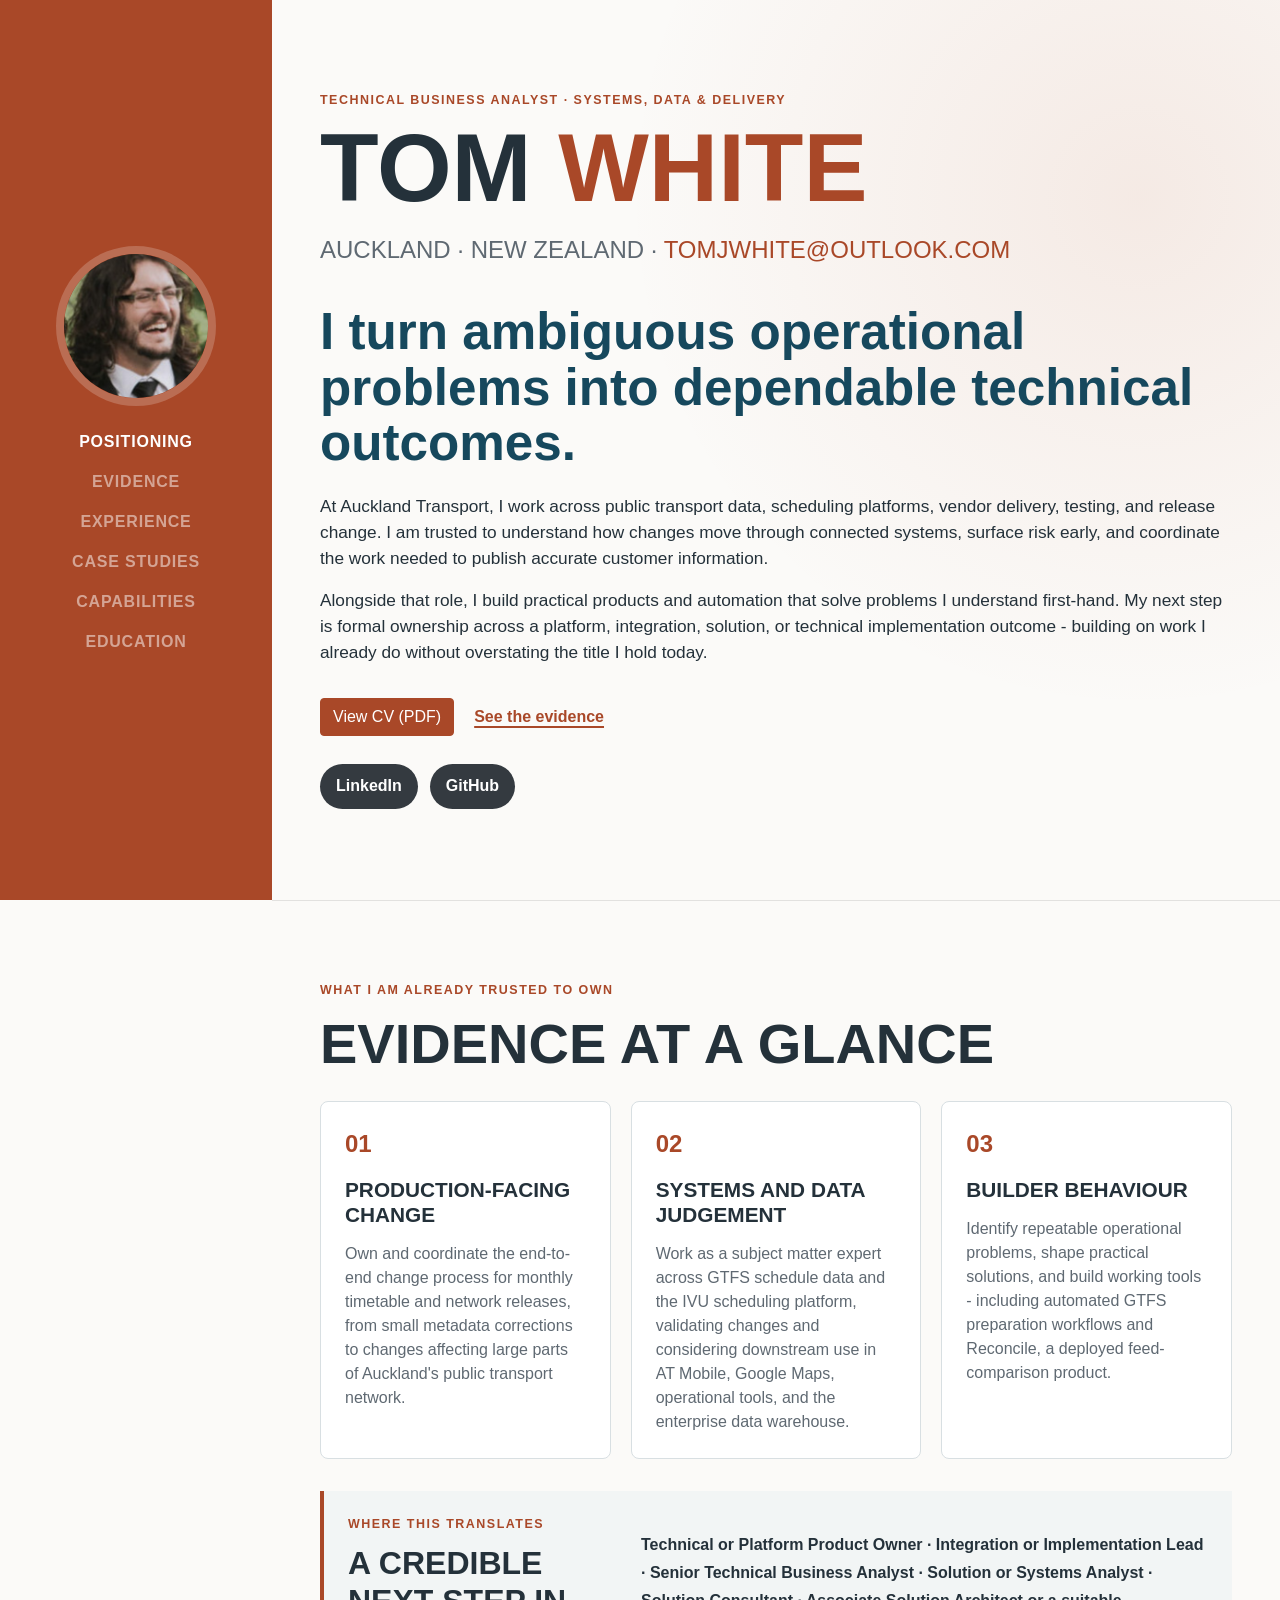
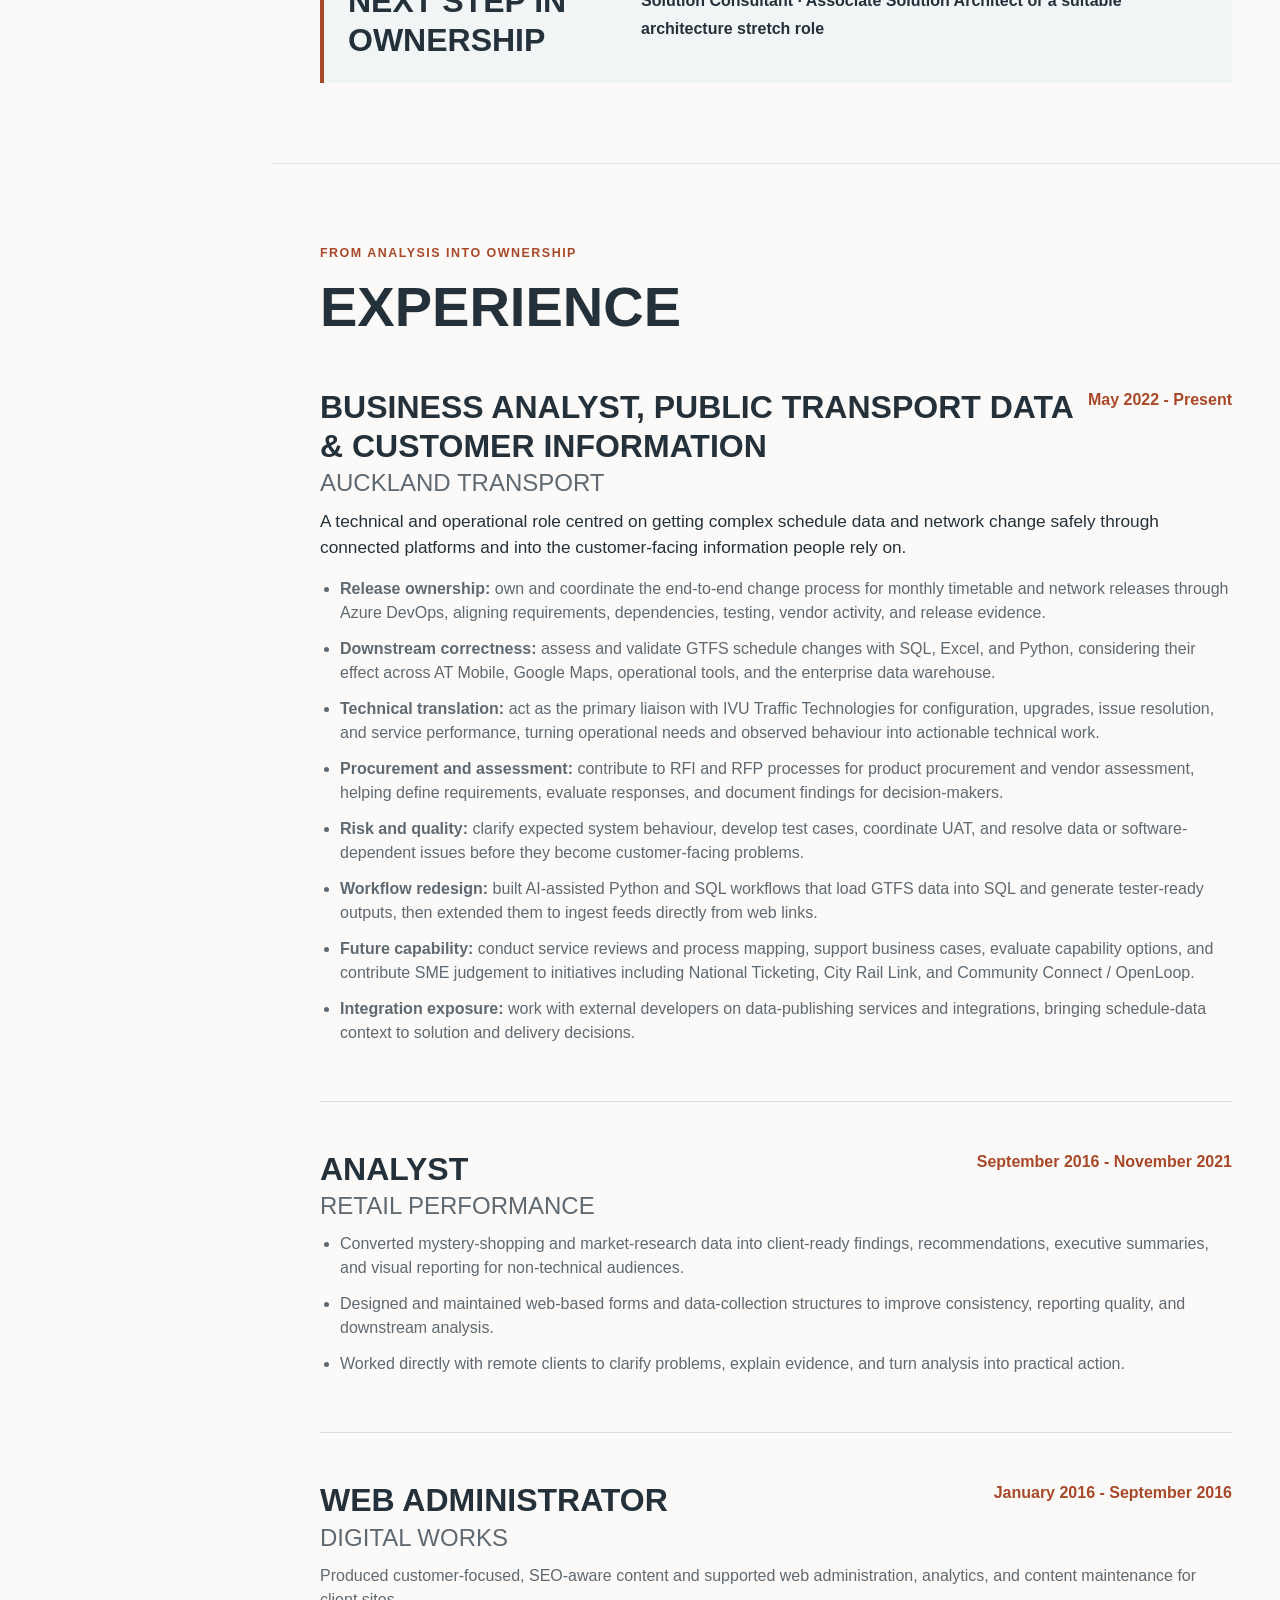
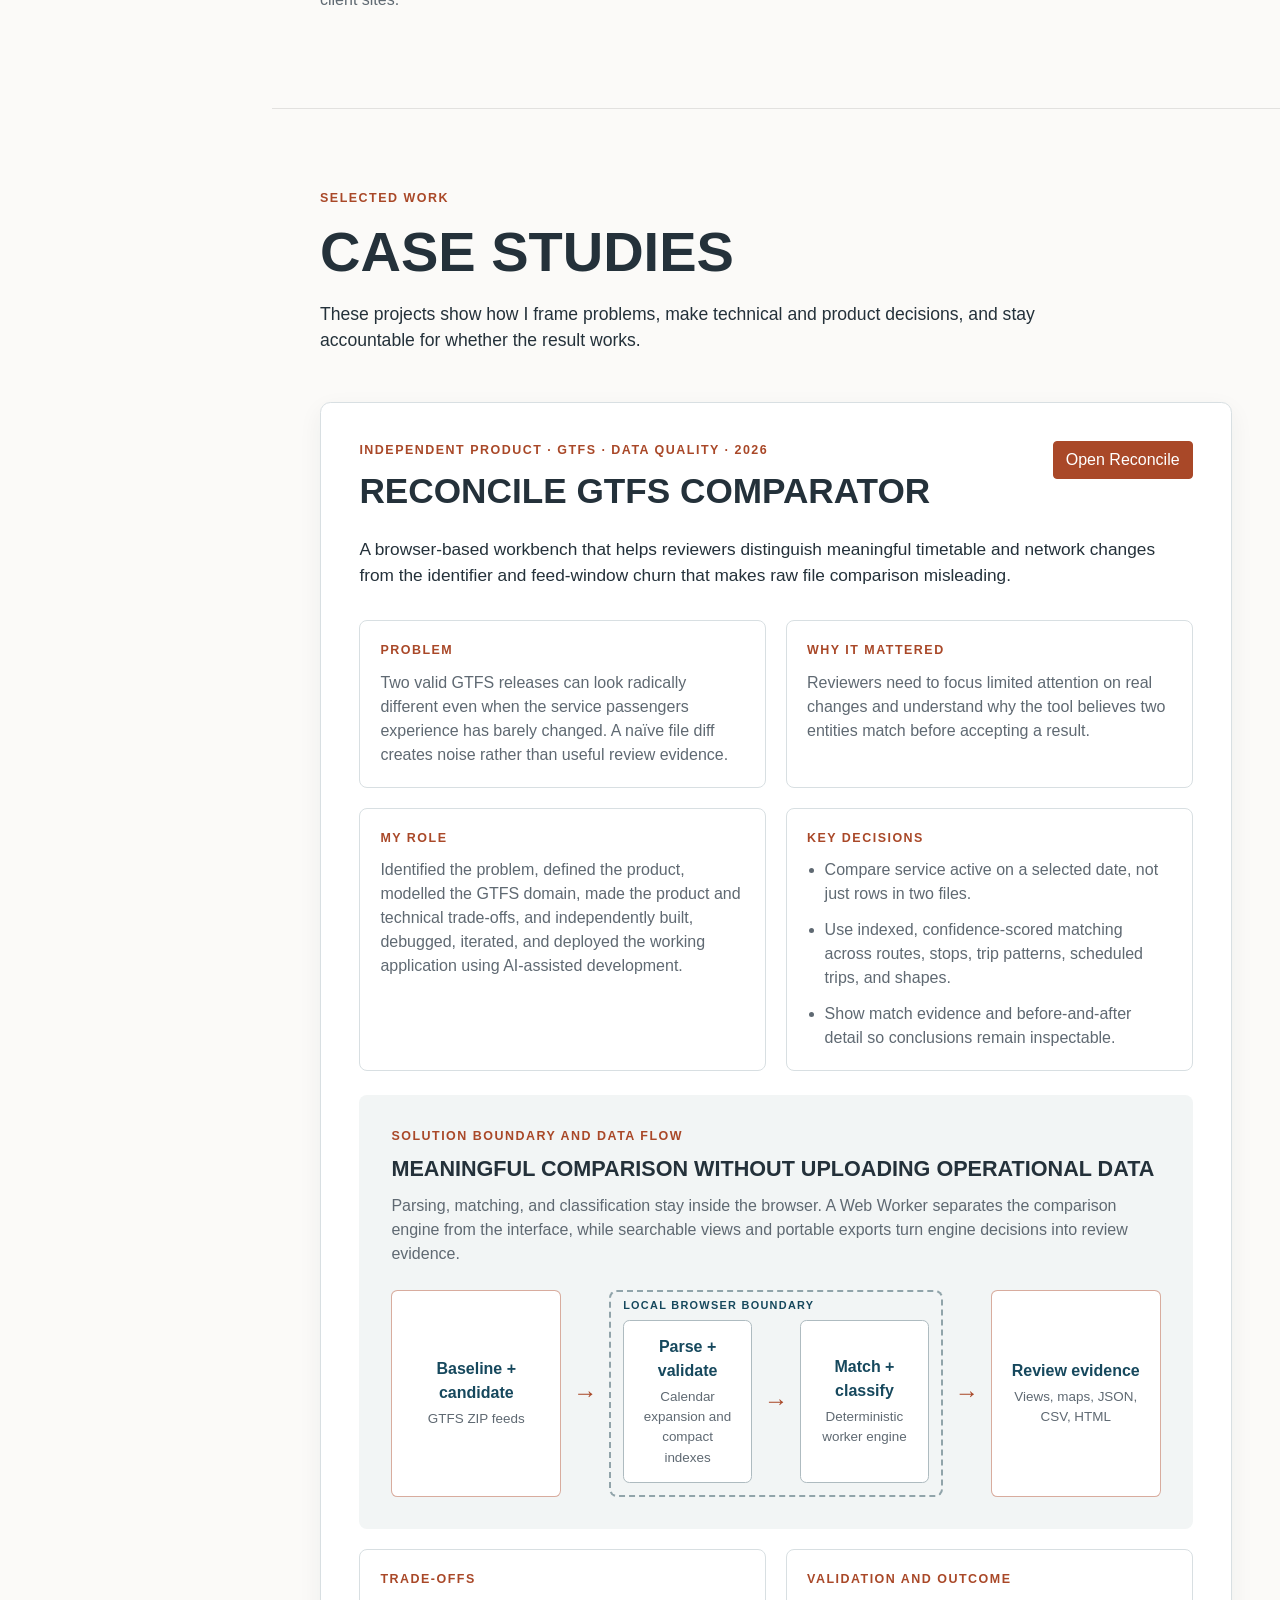
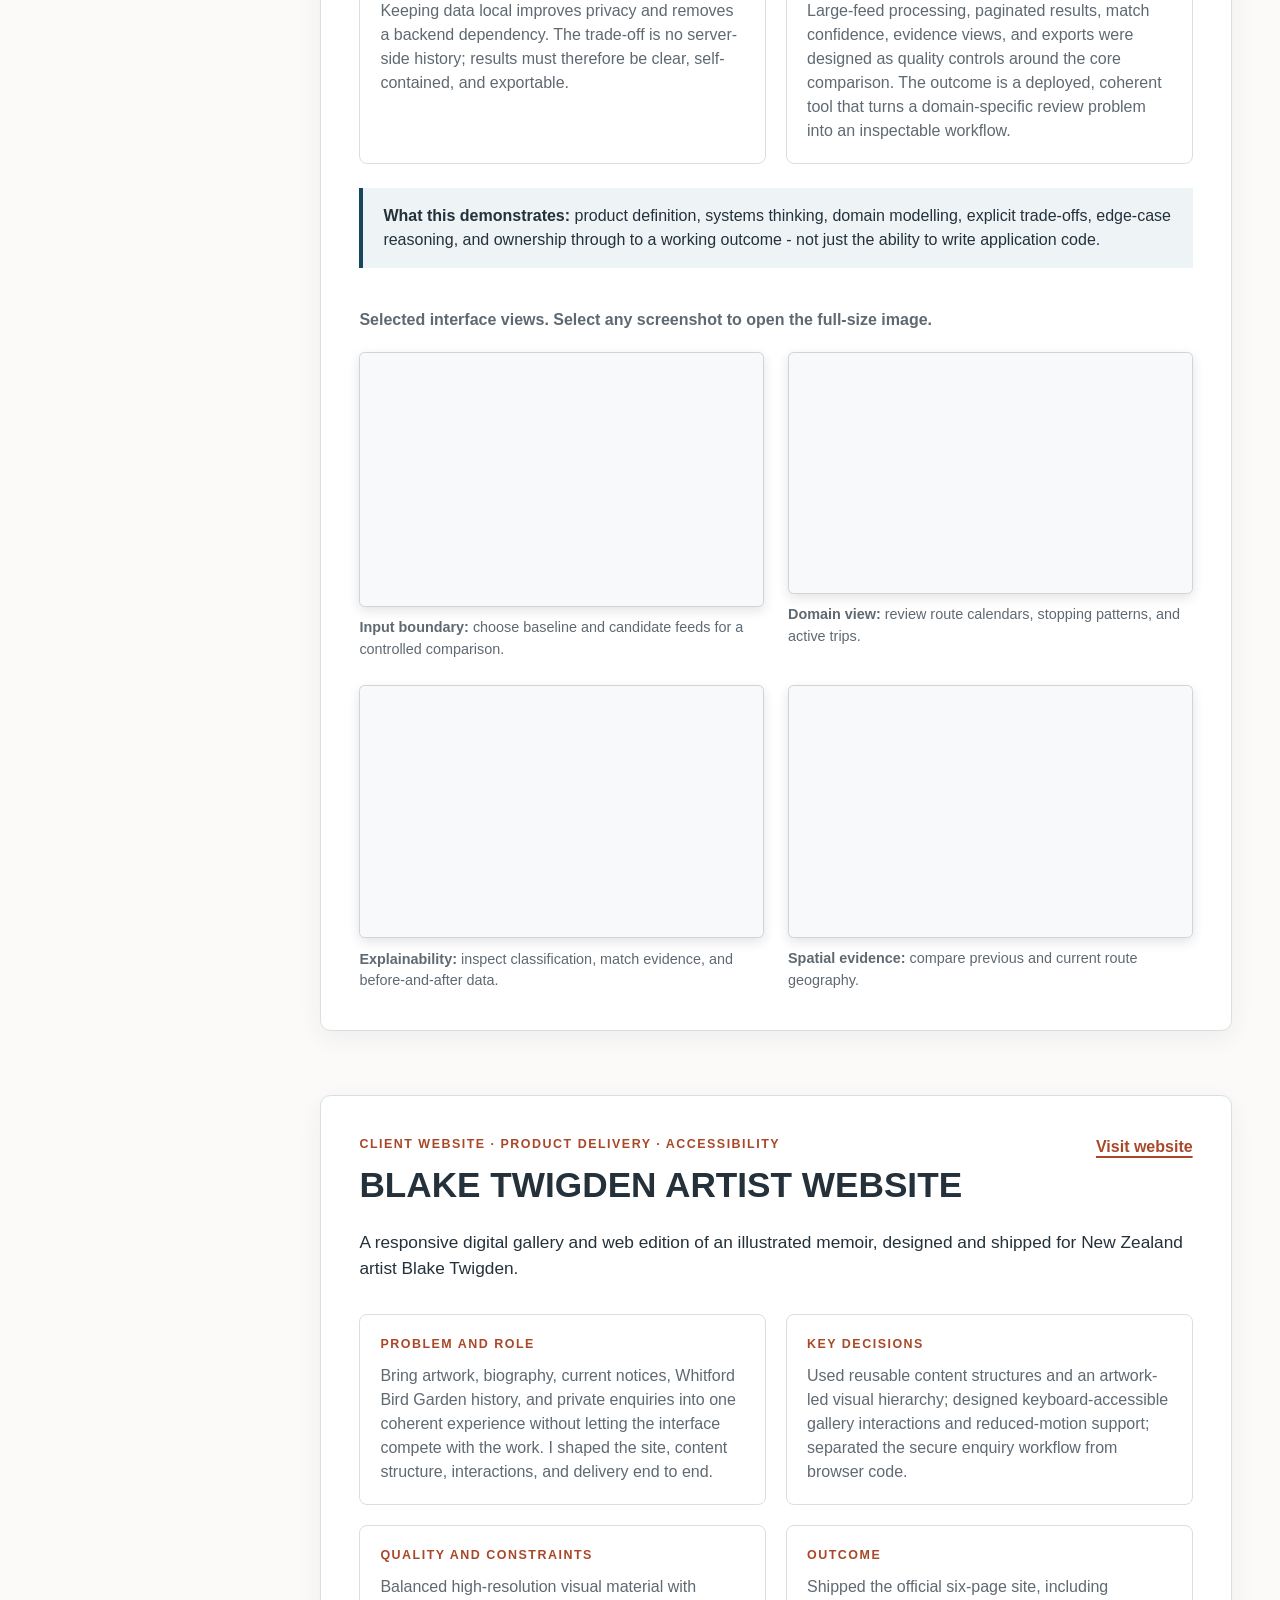
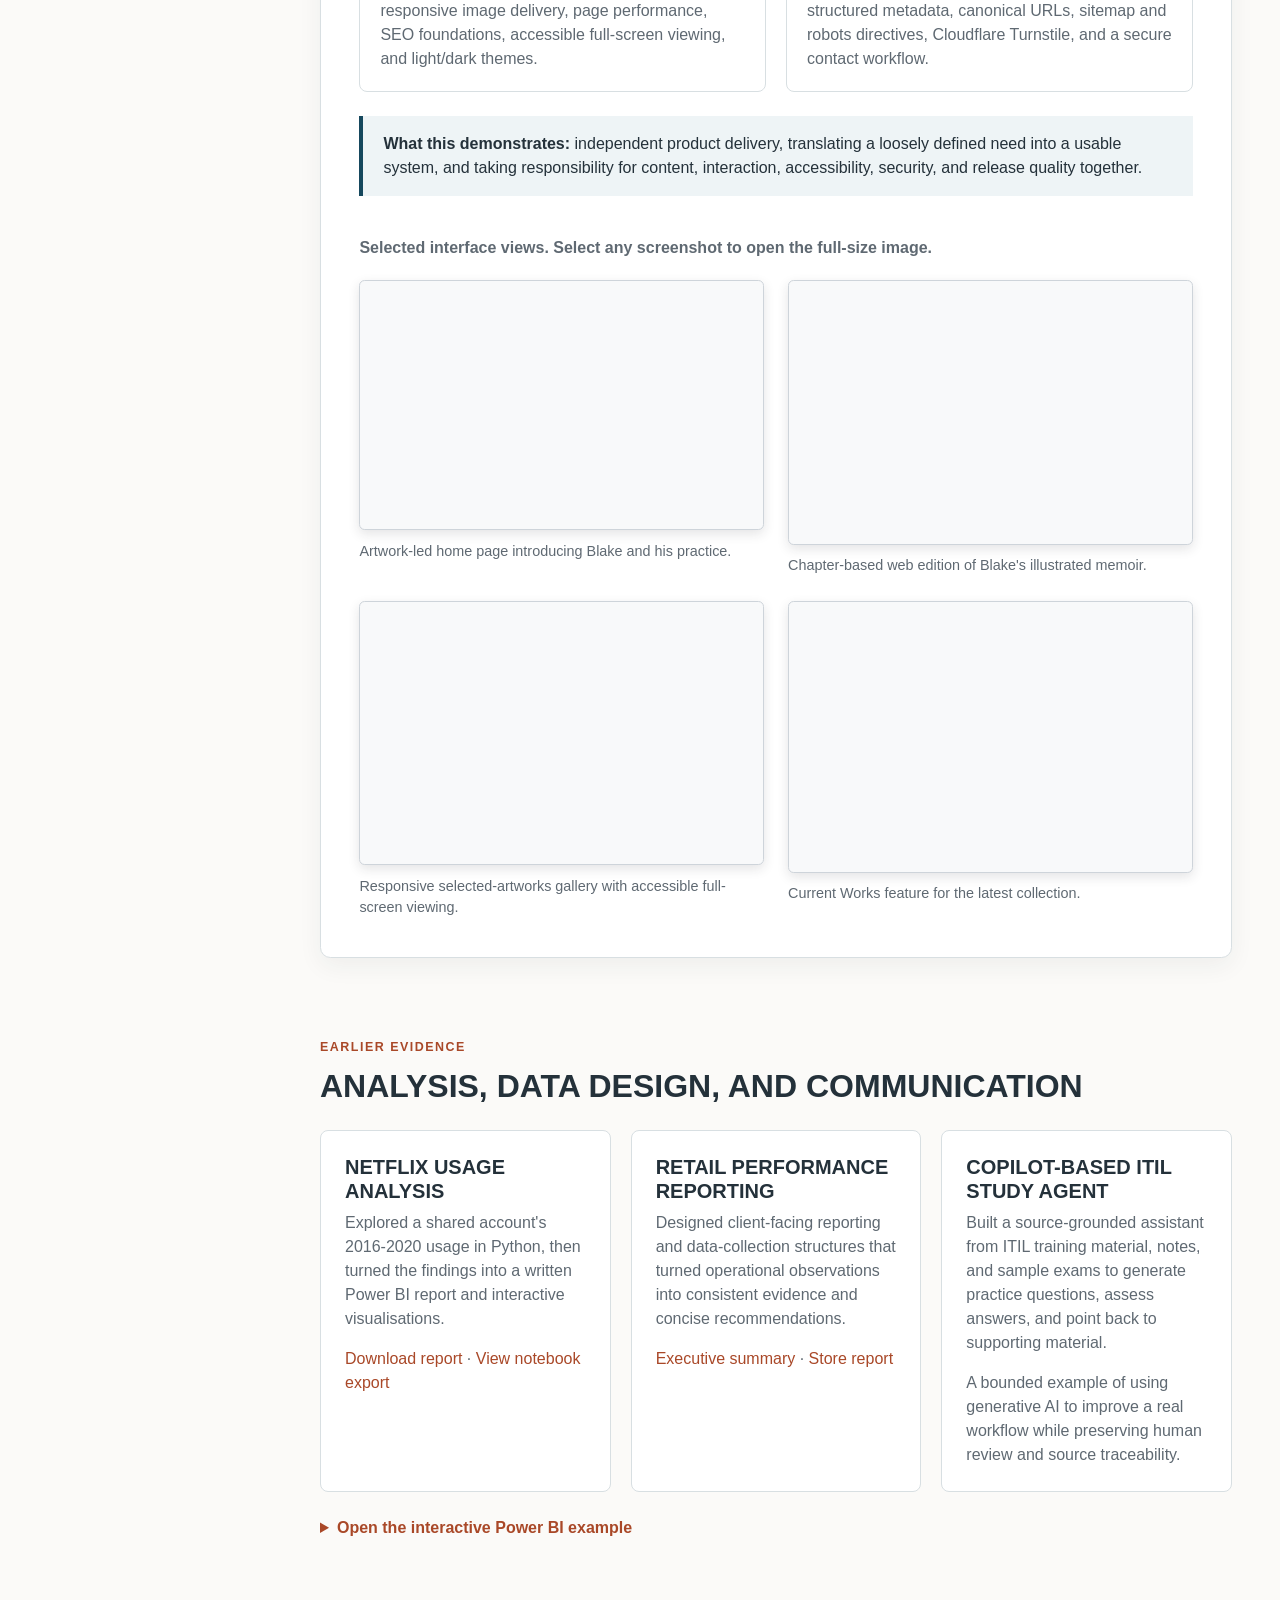
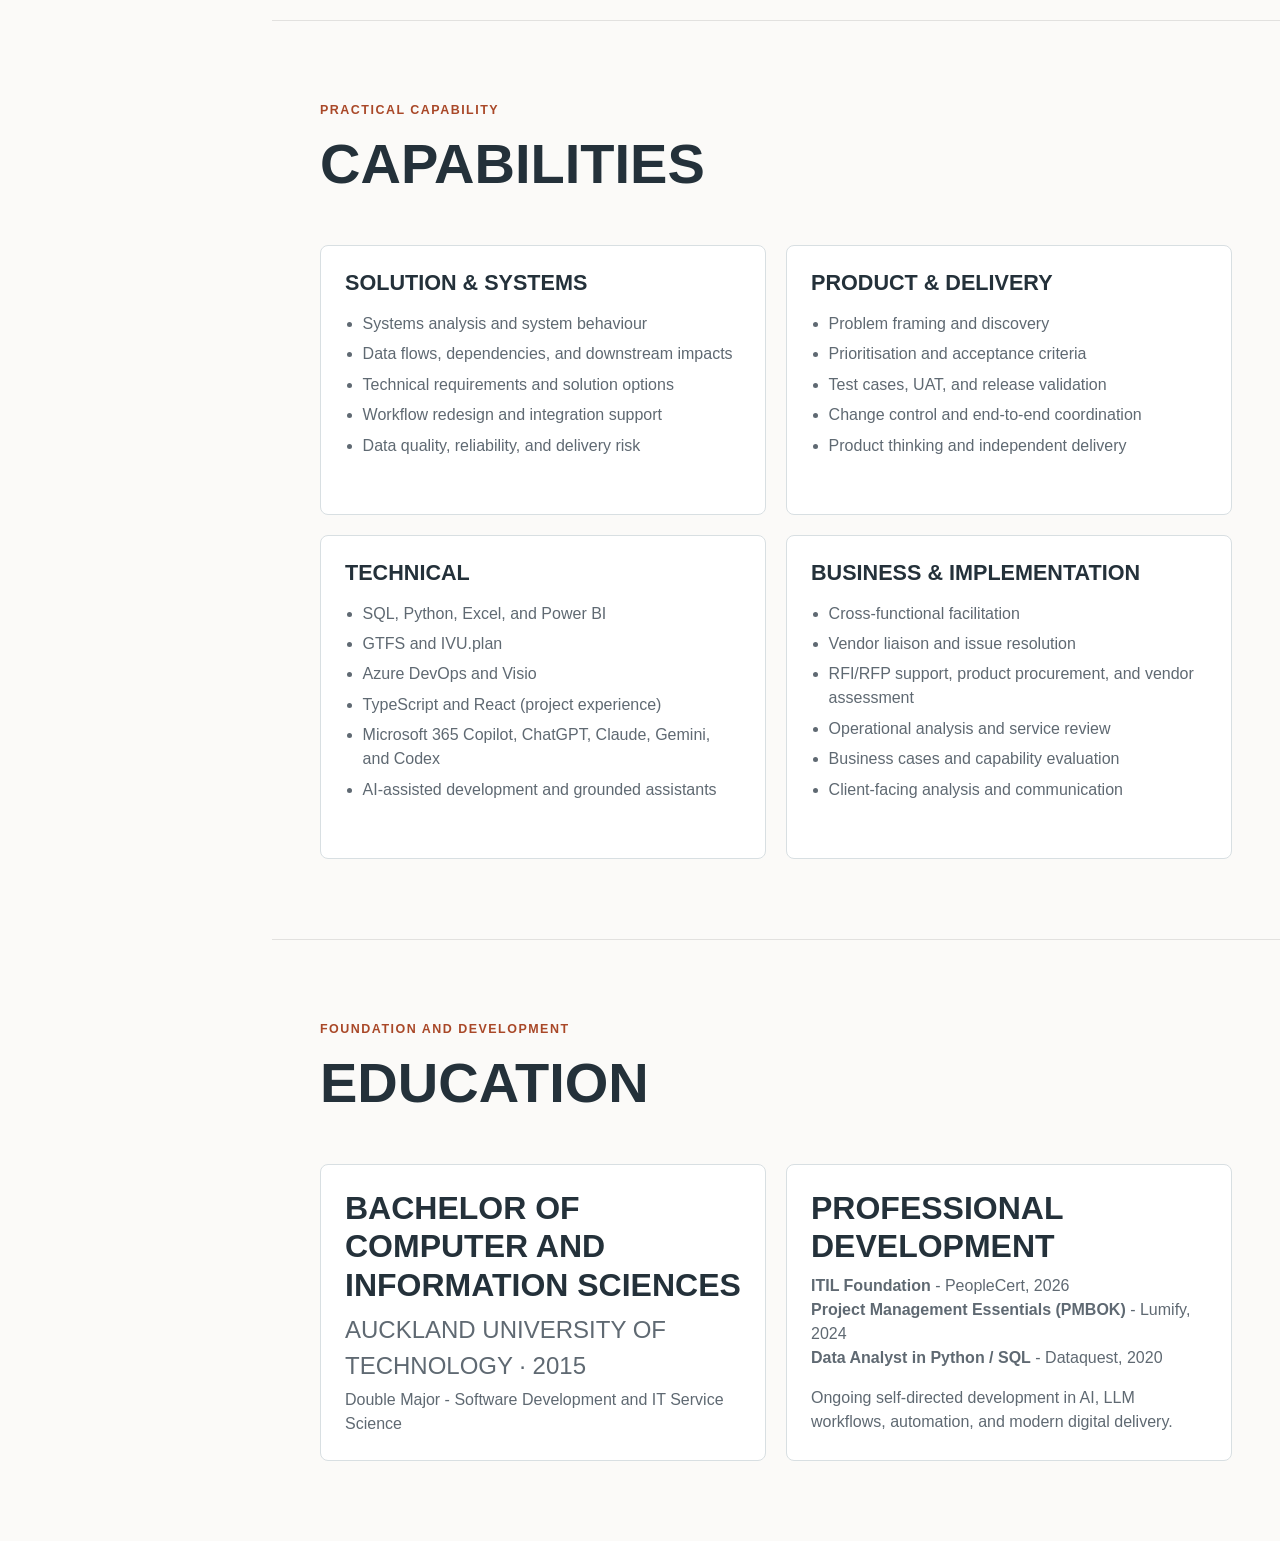
<file: index.html>
<!DOCTYPE html>
<html lang="en">
    <head>
        <meta charset="utf-8" />
        <meta name="viewport" content="width=device-width, initial-scale=1, shrink-to-fit=no" />
        <meta name="description" content="Portfolio of Tom White, an Auckland-based Technical Business Analyst who turns operational problems into dependable outcomes across systems, data, releases, and delivery." />
        <meta name="author" content="Tom White" />
        <meta name="referrer" content="strict-origin-when-cross-origin" />
        <meta http-equiv="Content-Security-Policy" content="default-src 'self'; script-src 'self' https://*.googletagmanager.com 'sha256-3C2fV8NrQqTGbrJhJCG9v2XAvxJbbBXzQOd8ffB37to='; style-src 'self' https://fonts.googleapis.com; font-src https://fonts.gstatic.com; img-src 'self' data: https://*.google-analytics.com https://*.googletagmanager.com; connect-src 'self' https://*.google-analytics.com https://*.analytics.google.com https://*.googletagmanager.com; frame-src https://app.powerbi.com; base-uri 'self'; form-action 'self'; upgrade-insecure-requests" />
        <!-- Google tag (gtag.js) -->
        <script async src="https://www.googletagmanager.com/gtag/js?id=G-73MPK6YJRW"></script>
        <script>
          window.dataLayer = window.dataLayer || [];
          function gtag(){dataLayer.push(arguments);}
          gtag('js', new Date());

          gtag('config', 'G-73MPK6YJRW');
        </script>
        <meta property="og:type" content="website" />
        <meta property="og:title" content="Tom White | Technical Business Analyst" />
        <meta property="og:description" content="Systems thinking, technical judgement, and delivery ownership across public transport data, release change, automation, and independently built products." />
        <meta property="og:url" content="https://tomjwhite.github.io/" />
        <meta property="og:image" content="https://tomjwhite.github.io/assets/img/og.png" />
        <meta property="og:image:width" content="1731" />
        <meta property="og:image:height" content="909" />
        <meta property="og:image:alt" content="Tom White, Technical Business Analyst - systems, data, solution delivery, and product-building work." />
        <meta name="twitter:card" content="summary_large_image" />
        <meta name="twitter:image:alt" content="Tom White, Technical Business Analyst - systems, data, solution delivery, and product-building work." />
        <link rel="canonical" href="https://tomjwhite.github.io/" />
        <title>Tom White | Technical Business Analyst</title>
        <link rel="icon" type="image/x-icon" href="assets/img/favicon.ico" />
        <link rel="preconnect" href="https://fonts.googleapis.com" />
        <link rel="preconnect" href="https://fonts.gstatic.com" crossorigin />
        <link href="https://fonts.googleapis.com/css?family=Saira+Extra+Condensed:500,700" rel="stylesheet" type="text/css" />
        <link href="https://fonts.googleapis.com/css?family=Muli:400,400i,800,800i" rel="stylesheet" type="text/css" />
        <link href="css/styles.css" rel="stylesheet" />
    </head>
    <body id="page-top">
        <nav class="navbar navbar-expand-lg navbar-dark bg-primary fixed-top" id="sideNav">
            <a class="navbar-brand js-scroll-trigger" href="#page-top" aria-label="Go to the top of the page">
                <span class="d-block d-lg-none">Tom White</span>
                <span class="d-none d-lg-block"><img class="img-fluid img-profile rounded-circle mx-auto mb-2" src="assets/img/profile.png" width="312" height="370" alt="Portrait of Tom White" /></span>
            </a>
            <button class="navbar-toggler" type="button" aria-controls="navbarSupportedContent" aria-expanded="false" aria-label="Toggle navigation"><span class="navbar-toggler-icon"></span></button>
            <div class="collapse navbar-collapse" id="navbarSupportedContent">
                <ul class="navbar-nav">
                    <li class="nav-item"><a class="nav-link js-scroll-trigger" href="#about">Positioning</a></li>
                    <li class="nav-item"><a class="nav-link js-scroll-trigger" href="#evidence">Evidence</a></li>
                    <li class="nav-item"><a class="nav-link js-scroll-trigger" href="#experience">Experience</a></li>
                    <li class="nav-item"><a class="nav-link js-scroll-trigger" href="#portfolio">Case studies</a></li>
                    <li class="nav-item"><a class="nav-link js-scroll-trigger" href="#skills">Capabilities</a></li>
                    <li class="nav-item"><a class="nav-link js-scroll-trigger" href="#education">Education</a></li>
                </ul>
            </div>
        </nav>
        <main class="container-fluid p-0">
            <section class="resume-section hero-section" id="about">
                <div class="resume-section-content">
                    <p class="eyebrow">Technical Business Analyst · Systems, data &amp; delivery</p>
                    <h1 class="mb-0">
                        Tom
                        <span class="text-primary">White</span>
                    </h1>
                    <div class="subheading hero-contact">
                        Auckland · New Zealand ·
                        <a href="mailto:tomjwhite@outlook.com">tomjwhite@outlook.com</a>
                    </div>
                    <p class="hero-statement">I turn ambiguous operational problems into dependable technical outcomes.</p>
                    <div class="hero-summary">
                        <p>At Auckland Transport, I work across public transport data, scheduling platforms, vendor delivery, testing, and release change. I am trusted to understand how changes move through connected systems, surface risk early, and coordinate the work needed to publish accurate customer information.</p>
                        <p>Alongside that role, I build practical products and automation that solve problems I understand first-hand. My next step is formal ownership across a platform, integration, solution, or technical implementation outcome - building on work I already do without overstating the title I hold today.</p>
                    </div>
                    <div class="hero-actions">
                        <a class="btn btn-danger" role="button" href="assets/Tom_White_C.V.pdf">View CV (PDF)</a>
                        <a class="text-link" href="#portfolio">See the evidence</a>
                    </div>
                    <div class="social-icons">
                        <a class="social-link" href="https://www.linkedin.com/in/thomasjacksonwhite/">LinkedIn</a>
                        <a class="social-link" href="https://github.com/TomJWhite">GitHub</a>
                    </div>
                </div>
            </section>
            <hr class="m-0" />
            <section class="resume-section" id="evidence">
                <div class="resume-section-content">
                    <p class="section-kicker">What I am already trusted to own</p>
                    <h2 class="mb-4">Evidence at a glance</h2>
                    <div class="evidence-grid">
                        <article class="evidence-card">
                            <p class="evidence-number">01</p>
                            <h3>Production-facing change</h3>
                            <p>Own and coordinate the end-to-end change process for monthly timetable and network releases, from small metadata corrections to changes affecting large parts of Auckland's public transport network.</p>
                        </article>
                        <article class="evidence-card">
                            <p class="evidence-number">02</p>
                            <h3>Systems and data judgement</h3>
                            <p>Work as a subject matter expert across GTFS schedule data and the IVU scheduling platform, validating changes and considering downstream use in AT Mobile, Google Maps, operational tools, and the enterprise data warehouse.</p>
                        </article>
                        <article class="evidence-card">
                            <p class="evidence-number">03</p>
                            <h3>Builder behaviour</h3>
                            <p>Identify repeatable operational problems, shape practical solutions, and build working tools - including automated GTFS preparation workflows and Reconcile, a deployed feed-comparison product.</p>
                        </article>
                    </div>
                    <aside class="role-fit" aria-labelledby="role-fit-title">
                        <div>
                            <p class="section-kicker">Where this translates</p>
                            <h3 id="role-fit-title">A credible next step in ownership</h3>
                        </div>
                        <p>Technical or Platform Product Owner · Integration or Implementation Lead · Senior Technical Business Analyst · Solution or Systems Analyst · Solution Consultant · Associate Solution Architect or a suitable architecture stretch role</p>
                    </aside>
                </div>
            </section>
            <hr class="m-0" />
            <section class="resume-section" id="experience">
                <div class="resume-section-content">
                    <p class="section-kicker">From analysis into ownership</p>
                    <h2 class="mb-5">Experience</h2>
                    <article class="experience-item">
                        <div class="experience-heading">
                            <div>
                                <h3 class="mb-0">Business Analyst, Public Transport Data &amp; Customer Information</h3>
                                <div class="subheading mb-2">Auckland Transport</div>
                            </div>
                            <span class="text-primary experience-date">May 2022 - Present</span>
                        </div>
                        <p class="experience-summary">A technical and operational role centred on getting complex schedule data and network change safely through connected platforms and into the customer-facing information people rely on.</p>
                        <ul class="experience-highlights">
                            <li><strong>Release ownership:</strong> own and coordinate the end-to-end change process for monthly timetable and network releases through Azure DevOps, aligning requirements, dependencies, testing, vendor activity, and release evidence.</li>
                            <li><strong>Downstream correctness:</strong> assess and validate GTFS schedule changes with SQL, Excel, and Python, considering their effect across AT Mobile, Google Maps, operational tools, and the enterprise data warehouse.</li>
                            <li><strong>Technical translation:</strong> act as the primary liaison with IVU Traffic Technologies for configuration, upgrades, issue resolution, and service performance, turning operational needs and observed behaviour into actionable technical work.</li>
                            <li><strong>Procurement and assessment:</strong> contribute to RFI and RFP processes for product procurement and vendor assessment, helping define requirements, evaluate responses, and document findings for decision-makers.</li>
                            <li><strong>Risk and quality:</strong> clarify expected system behaviour, develop test cases, coordinate UAT, and resolve data or software-dependent issues before they become customer-facing problems.</li>
                            <li><strong>Workflow redesign:</strong> built AI-assisted Python and SQL workflows that load GTFS data into SQL and generate tester-ready outputs, then extended them to ingest feeds directly from web links.</li>
                            <li><strong>Future capability:</strong> conduct service reviews and process mapping, support business cases, evaluate capability options, and contribute SME judgement to initiatives including National Ticketing, City Rail Link, and Community Connect / OpenLoop.</li>
                            <li><strong>Integration exposure:</strong> work with external developers on data-publishing services and integrations, bringing schedule-data context to solution and delivery decisions.</li>
                        </ul>
                    </article>
                    <article class="experience-item">
                        <div class="experience-heading">
                            <div>
                                <h3 class="mb-0">Analyst</h3>
                                <div class="subheading mb-2">Retail Performance</div>
                            </div>
                            <span class="text-primary experience-date">September 2016 - November 2021</span>
                        </div>
                        <ul class="experience-highlights">
                            <li>Converted mystery-shopping and market-research data into client-ready findings, recommendations, executive summaries, and visual reporting for non-technical audiences.</li>
                            <li>Designed and maintained web-based forms and data-collection structures to improve consistency, reporting quality, and downstream analysis.</li>
                            <li>Worked directly with remote clients to clarify problems, explain evidence, and turn analysis into practical action.</li>
                        </ul>
                    </article>
                    <article class="experience-item experience-item-compact">
                        <div class="experience-heading">
                            <div>
                                <h3 class="mb-0">Web Administrator</h3>
                                <div class="subheading mb-2">Digital Works</div>
                            </div>
                            <span class="text-primary experience-date">January 2016 - September 2016</span>
                        </div>
                        <p>Produced customer-focused, SEO-aware content and supported web administration, analytics, and content maintenance for client sites.</p>
                    </article>
                </div>
            </section>
            <hr class="m-0" />
            <section class="resume-section" id="portfolio">
                <div class="resume-section-content">
                    <p class="section-kicker">Selected work</p>
                    <h2 class="mb-3">Case studies</h2>
                    <p class="section-intro">These projects show how I frame problems, make technical and product decisions, and stay accountable for whether the result works.</p>
                    <article class="portfolio-item case-study" aria-labelledby="reconcile-gtfs-comparator">
                        <div class="case-heading">
                            <div>
                                <p class="project-meta">Independent product · GTFS · Data quality · 2026</p>
                                <h3 id="reconcile-gtfs-comparator">Reconcile GTFS Comparator</h3>
                            </div>
                            <a class="btn btn-danger" role="button" href="https://reconcile-gtfs.tomjwhite.chatgpt.site/" target="_blank" rel="noopener noreferrer">Open Reconcile</a>
                        </div>
                        <p class="case-lead">A browser-based workbench that helps reviewers distinguish meaningful timetable and network changes from the identifier and feed-window churn that makes raw file comparison misleading.</p>
                        <div class="case-grid">
                            <section class="case-block">
                                <p class="case-label">Problem</p>
                                <p>Two valid GTFS releases can look radically different even when the service passengers experience has barely changed. A naïve file diff creates noise rather than useful review evidence.</p>
                            </section>
                            <section class="case-block">
                                <p class="case-label">Why it mattered</p>
                                <p>Reviewers need to focus limited attention on real changes and understand why the tool believes two entities match before accepting a result.</p>
                            </section>
                            <section class="case-block">
                                <p class="case-label">My role</p>
                                <p>Identified the problem, defined the product, modelled the GTFS domain, made the product and technical trade-offs, and independently built, debugged, iterated, and deployed the working application using AI-assisted development.</p>
                            </section>
                            <section class="case-block">
                                <p class="case-label">Key decisions</p>
                                <ul>
                                    <li>Compare service active on a selected date, not just rows in two files.</li>
                                    <li>Use indexed, confidence-scored matching across routes, stops, trip patterns, scheduled trips, and shapes.</li>
                                    <li>Show match evidence and before-and-after detail so conclusions remain inspectable.</li>
                                </ul>
                            </section>
                        </div>
                        <section class="system-design" aria-labelledby="reconcile-system-design">
                            <div class="system-design-copy">
                                <p class="case-label">Solution boundary and data flow</p>
                                <h4 id="reconcile-system-design">Meaningful comparison without uploading operational data</h4>
                                <p>Parsing, matching, and classification stay inside the browser. A Web Worker separates the comparison engine from the interface, while searchable views and portable exports turn engine decisions into review evidence.</p>
                            </div>
                            <div class="system-map" role="img" aria-label="Baseline and candidate GTFS feeds pass into local browser parsing and validation, then into a comparison and classification engine, then into evidence-led review views and JSON, CSV, and HTML exports.">
                                <div class="system-node source-node"><strong>Baseline + candidate</strong><span>GTFS ZIP feeds</span></div>
                                <span class="system-arrow" aria-hidden="true">→</span>
                                <div class="system-boundary">
                                    <span class="boundary-label">Local browser boundary</span>
                                    <div class="system-node"><strong>Parse + validate</strong><span>Calendar expansion and compact indexes</span></div>
                                    <span class="system-arrow" aria-hidden="true">→</span>
                                    <div class="system-node"><strong>Match + classify</strong><span>Deterministic worker engine</span></div>
                                </div>
                                <span class="system-arrow" aria-hidden="true">→</span>
                                <div class="system-node output-node"><strong>Review evidence</strong><span>Views, maps, JSON, CSV, HTML</span></div>
                            </div>
                        </section>
                        <div class="case-grid case-grid-bottom">
                            <section class="case-block">
                                <p class="case-label">Trade-offs</p>
                                <p>Keeping data local improves privacy and removes a backend dependency. The trade-off is no server-side history; results must therefore be clear, self-contained, and exportable.</p>
                            </section>
                            <section class="case-block">
                                <p class="case-label">Validation and outcome</p>
                                <p>Large-feed processing, paginated results, match confidence, evidence views, and exports were designed as quality controls around the core comparison. The outcome is a deployed, coherent tool that turns a domain-specific review problem into an inspectable workflow.</p>
                            </section>
                        </div>
                        <p class="case-takeaway"><strong>What this demonstrates:</strong> product definition, systems thinking, domain modelling, explicit trade-offs, edge-case reasoning, and ownership through to a working outcome - not just the ability to write application code.</p>
                        <p class="portfolio-gallery-intro">Selected interface views. Select any screenshot to open the full-size image.</p>
                        <div class="portfolio-gallery" aria-label="Reconcile interface screenshots">
                            <figure>
                                <a class="portfolio-screenshot-link" href="assets/img/reconcile/reconcile-new-comparison.png" target="_blank" rel="noopener noreferrer" aria-label="View the full-size Reconcile new comparison screen">
                                    <img class="portfolio-screenshot" src="assets/img/reconcile/reconcile-new-comparison-preview.webp" width="1400" height="879" loading="lazy" decoding="async" alt="Reconcile new comparison screen with baseline and candidate GTFS feed selectors" />
                                </a>
                                <figcaption><strong>Input boundary:</strong> choose baseline and candidate feeds for a controlled comparison.</figcaption>
                            </figure>
                            <figure>
                                <a class="portfolio-screenshot-link" href="assets/img/reconcile/reconcile-timetable-review.png" target="_blank" rel="noopener noreferrer" aria-label="View the full-size Reconcile timetable review screen">
                                    <img class="portfolio-screenshot" src="assets/img/reconcile/reconcile-timetable-review-preview.webp" width="1400" height="834" loading="lazy" decoding="async" alt="Reconcile timetable review showing a route service calendar and active trip counts" />
                                </a>
                                <figcaption><strong>Domain view:</strong> review route calendars, stopping patterns, and active trips.</figcaption>
                            </figure>
                            <figure>
                                <a class="portfolio-screenshot-link" href="assets/img/reconcile/reconcile-service-changes.png" target="_blank" rel="noopener noreferrer" aria-label="View the full-size Reconcile service change screen">
                                    <img class="portfolio-screenshot" src="assets/img/reconcile/reconcile-service-changes-preview.webp" width="1400" height="875" loading="lazy" decoding="async" alt="Reconcile scheduled service change result with match evidence and before-and-after details" />
                                </a>
                                <figcaption><strong>Explainability:</strong> inspect classification, match evidence, and before-and-after data.</figcaption>
                            </figure>
                            <figure>
                                <a class="portfolio-screenshot-link" href="assets/img/reconcile/reconcile-map-explorer.png" target="_blank" rel="noopener noreferrer" aria-label="View the full-size Reconcile map explorer screen">
                                    <img class="portfolio-screenshot" src="assets/img/reconcile/reconcile-map-explorer-preview.webp" width="1400" height="874" loading="lazy" decoding="async" alt="Reconcile map explorer comparing previous and current route geography across Auckland" />
                                </a>
                                <figcaption><strong>Spatial evidence:</strong> compare previous and current route geography.</figcaption>
                            </figure>
                        </div>
                    </article>
                    <article class="portfolio-item case-study" aria-labelledby="blake-twigden-website">
                        <div class="case-heading">
                            <div>
                                <p class="project-meta">Client website · Product delivery · Accessibility</p>
                                <h3 id="blake-twigden-website">Blake Twigden Artist Website</h3>
                            </div>
                            <a class="text-link" href="https://blaketwigden.com">Visit website</a>
                        </div>
                        <p class="case-lead">A responsive digital gallery and web edition of an illustrated memoir, designed and shipped for New Zealand artist Blake Twigden.</p>
                        <div class="case-grid">
                            <section class="case-block">
                                <p class="case-label">Problem and role</p>
                                <p>Bring artwork, biography, current notices, Whitford Bird Garden history, and private enquiries into one coherent experience without letting the interface compete with the work. I shaped the site, content structure, interactions, and delivery end to end.</p>
                            </section>
                            <section class="case-block">
                                <p class="case-label">Key decisions</p>
                                <p>Used reusable content structures and an artwork-led visual hierarchy; designed keyboard-accessible gallery interactions and reduced-motion support; separated the secure enquiry workflow from browser code.</p>
                            </section>
                            <section class="case-block">
                                <p class="case-label">Quality and constraints</p>
                                <p>Balanced high-resolution visual material with responsive image delivery, page performance, SEO foundations, accessible full-screen viewing, and light/dark themes.</p>
                            </section>
                            <section class="case-block">
                                <p class="case-label">Outcome</p>
                                <p>Shipped the official six-page site, including structured metadata, canonical URLs, sitemap and robots directives, Cloudflare Turnstile, and a secure contact workflow.</p>
                            </section>
                        </div>
                        <p class="case-takeaway"><strong>What this demonstrates:</strong> independent product delivery, translating a loosely defined need into a usable system, and taking responsibility for content, interaction, accessibility, security, and release quality together.</p>
                        <p class="portfolio-gallery-intro">Selected interface views. Select any screenshot to open the full-size image.</p>
                        <div class="portfolio-gallery" aria-label="Blake Twigden website screenshots">
                            <figure>
                                <a class="portfolio-screenshot-link" href="assets/img/blake-twigden/blake-twigden-home.png" target="_blank" rel="noopener noreferrer" aria-label="View the full-size Blake Twigden home page">
                                    <img class="portfolio-screenshot" src="assets/img/blake-twigden/blake-twigden-home-preview.webp" width="1400" height="863" loading="lazy" decoding="async" alt="Blake Twigden website home page featuring a large kakapo painting and artist introduction" />
                                </a>
                                <figcaption>Artwork-led home page introducing Blake and his practice.</figcaption>
                            </figure>
                            <figure>
                                <a class="portfolio-screenshot-link" href="assets/img/blake-twigden/blake-twigden-brush-with-life.png" target="_blank" rel="noopener noreferrer" aria-label="View the full-size A Brush With Life page">
                                    <img class="portfolio-screenshot" src="assets/img/blake-twigden/blake-twigden-brush-with-life-preview.webp" width="1400" height="913" loading="lazy" decoding="async" alt="A Brush With Life web edition with chapter navigation and scanned memoir pages" />
                                </a>
                                <figcaption>Chapter-based web edition of Blake's illustrated memoir.</figcaption>
                            </figure>
                            <figure>
                                <a class="portfolio-screenshot-link" href="assets/img/blake-twigden/blake-twigden-gallery.png" target="_blank" rel="noopener noreferrer" aria-label="View the full-size Blake Twigden gallery page">
                                    <img class="portfolio-screenshot" src="assets/img/blake-twigden/blake-twigden-gallery-preview.webp" width="1400" height="914" loading="lazy" decoding="async" alt="Blake Twigden selected artworks gallery displaying paintings from the main collection" />
                                </a>
                                <figcaption>Responsive selected-artworks gallery with accessible full-screen viewing.</figcaption>
                            </figure>
                            <figure>
                                <a class="portfolio-screenshot-link" href="assets/img/blake-twigden/blake-twigden-current-works.png" target="_blank" rel="noopener noreferrer" aria-label="View the full-size Blake Twigden current works page">
                                    <img class="portfolio-screenshot" src="assets/img/blake-twigden/blake-twigden-current-works-preview.webp" width="1400" height="940" loading="lazy" decoding="async" alt="Blake Twigden current works page featuring the 1 plus 1 equals 3 collection" />
                                </a>
                                <figcaption>Current Works feature for the latest collection.</figcaption>
                            </figure>
                        </div>
                    </article>
                    <section class="supporting-work" aria-labelledby="supporting-work-title">
                        <p class="section-kicker">Earlier evidence</p>
                        <h3 id="supporting-work-title">Analysis, data design, and communication</h3>
                        <div class="supporting-grid">
                            <article>
                                <h4>Netflix usage analysis</h4>
                                <p>Explored a shared account's 2016-2020 usage in Python, then turned the findings into a written Power BI report and interactive visualisations.</p>
                                <p><a href="assets/netflixusagereport.pdf" download="netflixusagereport.pdf">Download report</a> · <a href="assets/AleeshaNetflix.html" target="_blank" rel="noopener noreferrer">View notebook export</a></p>
                            </article>
                            <article>
                                <h4>Retail Performance reporting</h4>
                                <p>Designed client-facing reporting and data-collection structures that turned operational observations into consistent evidence and concise recommendations.</p>
                                <p><a href="assets/DEMO_EXEC_2019.pdf" download="DEMO_EXEC_2019.pdf">Executive summary</a> · <a href="assets/DEMO_STORE_2019.pdf" download="DEMO_STORE_2019.pdf">Store report</a></p>
                            </article>
                            <article>
                                <h4>Copilot-based ITIL study agent</h4>
                                <p>Built a source-grounded assistant from ITIL training material, notes, and sample exams to generate practice questions, assess answers, and point back to supporting material.</p>
                                <p>A bounded example of using generative AI to improve a real workflow while preserving human review and source traceability.</p>
                            </article>
                        </div>
                        <details class="powerbi-details">
                            <summary>Open the interactive Power BI example</summary>
                            <div class="embed-responsive embed-responsive-16by9 portfolio-embed">
                                <iframe class="embed-responsive-item" src="https://app.powerbi.com/view?r=eyJrIjoiZGIxYTc0YWEtZTFmMC00ZWQ1LWE3MTQtNWRiN2ExYzVmZWQ1IiwidCI6IjUwNzIzZDNjLTEzYWYtNGRiOS05YzBiLTc4NmNkMmI0YjBjMCJ9&pageName=ReportSectione885562009f093b9c46c" title="Interactive Power BI report showing Netflix usage" loading="lazy" allowfullscreen></iframe>
                            </div>
                        </details>
                    </section>
                </div>
            </section>
            <hr class="m-0" />
            <section class="resume-section" id="skills">
                <div class="resume-section-content">
                    <p class="section-kicker">Practical capability</p>
                    <h2 class="mb-5">Capabilities</h2>
                    <div class="capability-grid">
                        <section>
                            <h3>Solution &amp; systems</h3>
                            <ul class="skill-list">
                                <li>Systems analysis and system behaviour</li>
                                <li>Data flows, dependencies, and downstream impacts</li>
                                <li>Technical requirements and solution options</li>
                                <li>Workflow redesign and integration support</li>
                                <li>Data quality, reliability, and delivery risk</li>
                            </ul>
                        </section>
                        <section>
                            <h3>Product &amp; delivery</h3>
                            <ul class="skill-list">
                                <li>Problem framing and discovery</li>
                                <li>Prioritisation and acceptance criteria</li>
                                <li>Test cases, UAT, and release validation</li>
                                <li>Change control and end-to-end coordination</li>
                                <li>Product thinking and independent delivery</li>
                            </ul>
                        </section>
                        <section>
                            <h3>Technical</h3>
                            <ul class="skill-list">
                                <li>SQL, Python, Excel, and Power BI</li>
                                <li>GTFS and IVU.plan</li>
                                <li>Azure DevOps and Visio</li>
                                <li>TypeScript and React (project experience)</li>
                                <li>Microsoft 365 Copilot, ChatGPT, Claude, Gemini, and Codex</li>
                                <li>AI-assisted development and grounded assistants</li>
                            </ul>
                        </section>
                        <section>
                            <h3>Business &amp; implementation</h3>
                            <ul class="skill-list">
                                <li>Cross-functional facilitation</li>
                                <li>Vendor liaison and issue resolution</li>
                                <li>RFI/RFP support, product procurement, and vendor assessment</li>
                                <li>Operational analysis and service review</li>
                                <li>Business cases and capability evaluation</li>
                                <li>Client-facing analysis and communication</li>
                            </ul>
                        </section>
                    </div>
                </div>
            </section>
            <hr class="m-0" />
            <section class="resume-section" id="education">
                <div class="resume-section-content">
                    <p class="section-kicker">Foundation and development</p>
                    <h2 class="mb-5">Education</h2>
                    <div class="education-list">
                        <article>
                            <h3>Bachelor of Computer and Information Sciences</h3>
                            <p class="subheading mb-1">Auckland University of Technology · 2015</p>
                            <p>Double Major - Software Development and IT Service Science</p>
                        </article>
                        <article>
                            <h3>Professional development</h3>
                            <p><strong>ITIL Foundation</strong> - PeopleCert, 2026<br /><strong>Project Management Essentials (PMBOK)</strong> - Lumify, 2024<br /><strong>Data Analyst in Python / SQL</strong> - Dataquest, 2020</p>
                            <p>Ongoing self-directed development in AI, LLM workflows, automation, and modern digital delivery.</p>
                        </article>
                    </div>
                </div>
            </section>
        </main>
        <script src="js/scripts.js"></script>
    </body>
</html>
</file>
